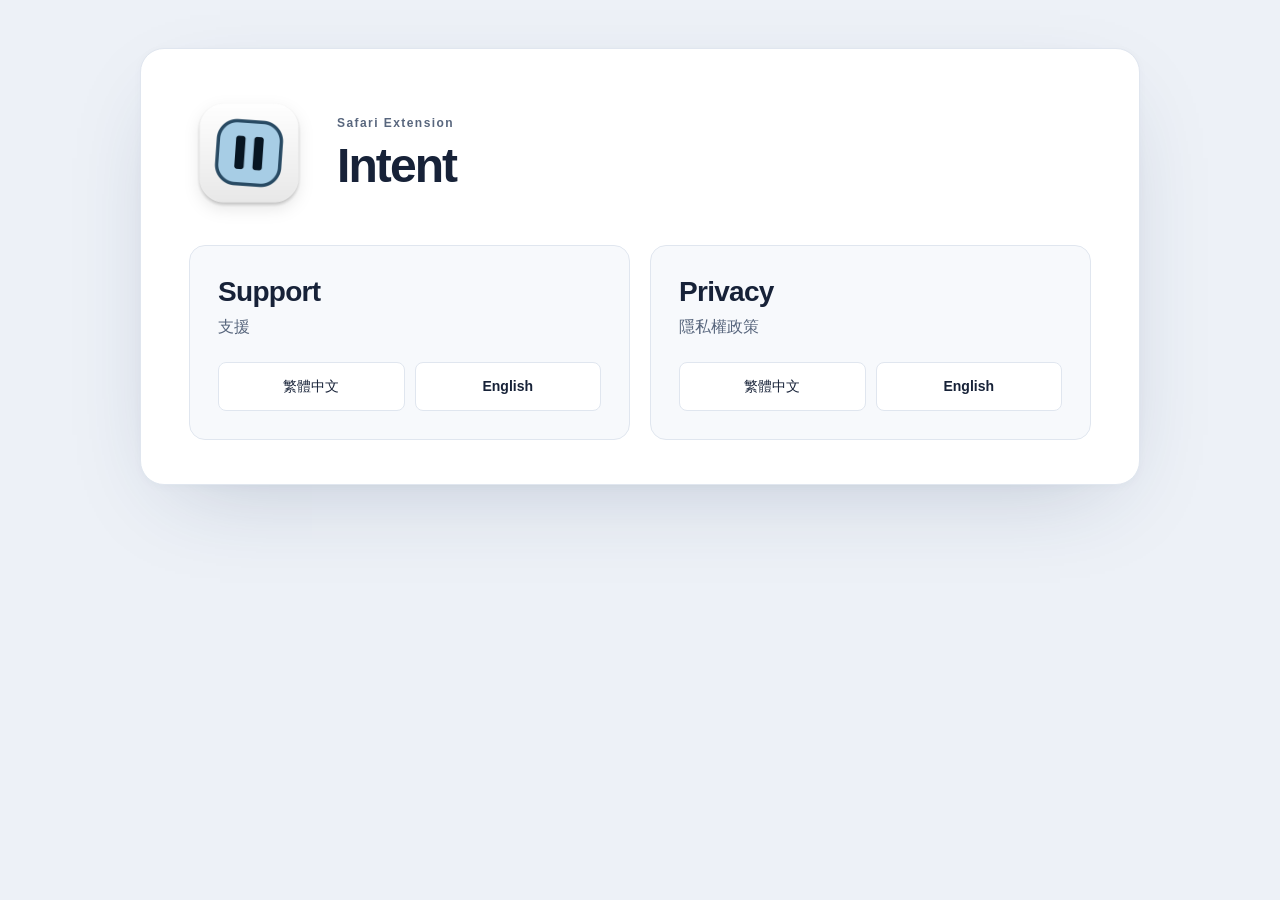
<file: docs/index.html>
<!doctype html>
<html lang="en">
<head>
  <meta charset="utf-8">
  <meta name="viewport" content="width=device-width, initial-scale=1">
  <meta name="color-scheme" content="light dark">
  <meta name="description" content="Intent support and privacy policy in English and Traditional Chinese.">
  <title>Intent — Support &amp; Privacy</title>
  <link rel="stylesheet" href="assets/style.css?v=20261002-layout1">
  <link rel="icon" type="image/png" href="assets/favicon.png?v=20261002-layout1">
  <script defer src="assets/config.js?v=20261002-layout1"></script>
  <script defer src="assets/brand.js?v=20261002-layout1"></script>
</head>
<body>
  <main class="shell">
    <header class="home-header">
      <div class="app-icon has-image" aria-hidden="true"><span id="app-icon-fallback" hidden>I</span><img id="app-icon-image" src="assets/app-icon.png?v=20261002-layout1" alt="" width="120" height="120"></div>
      <div><p class="eyebrow">Safari Extension</p><h1>Intent</h1></div>
    </header>
    <div class="entry-grid">
      <section class="entry-card" aria-labelledby="support-heading">
        <h2 id="support-heading">Support <span lang="zh-Hant">支援</span></h2>
        <nav class="entry-actions" aria-label="Support language / 支援頁面語言">
          <a class="button" href="support/zh-Hant/index.html" lang="zh-Hant" hreflang="zh-Hant">繁體中文</a>
          <a class="button" href="support/en/index.html" lang="en" hreflang="en">English</a>
        </nav>
      </section>
      <section class="entry-card" aria-labelledby="privacy-heading">
        <h2 id="privacy-heading">Privacy <span lang="zh-Hant">隱私權政策</span></h2>
        <nav class="entry-actions" aria-label="Privacy language / 隱私權政策語言">
          <a class="button" href="privacy/zh-Hant/index.html" lang="zh-Hant" hreflang="zh-Hant">繁體中文</a>
          <a class="button" href="privacy/en/index.html" lang="en" hreflang="en">English</a>
        </nav>
      </section>
    </div>
  </main>
</body>
</html>
</file>
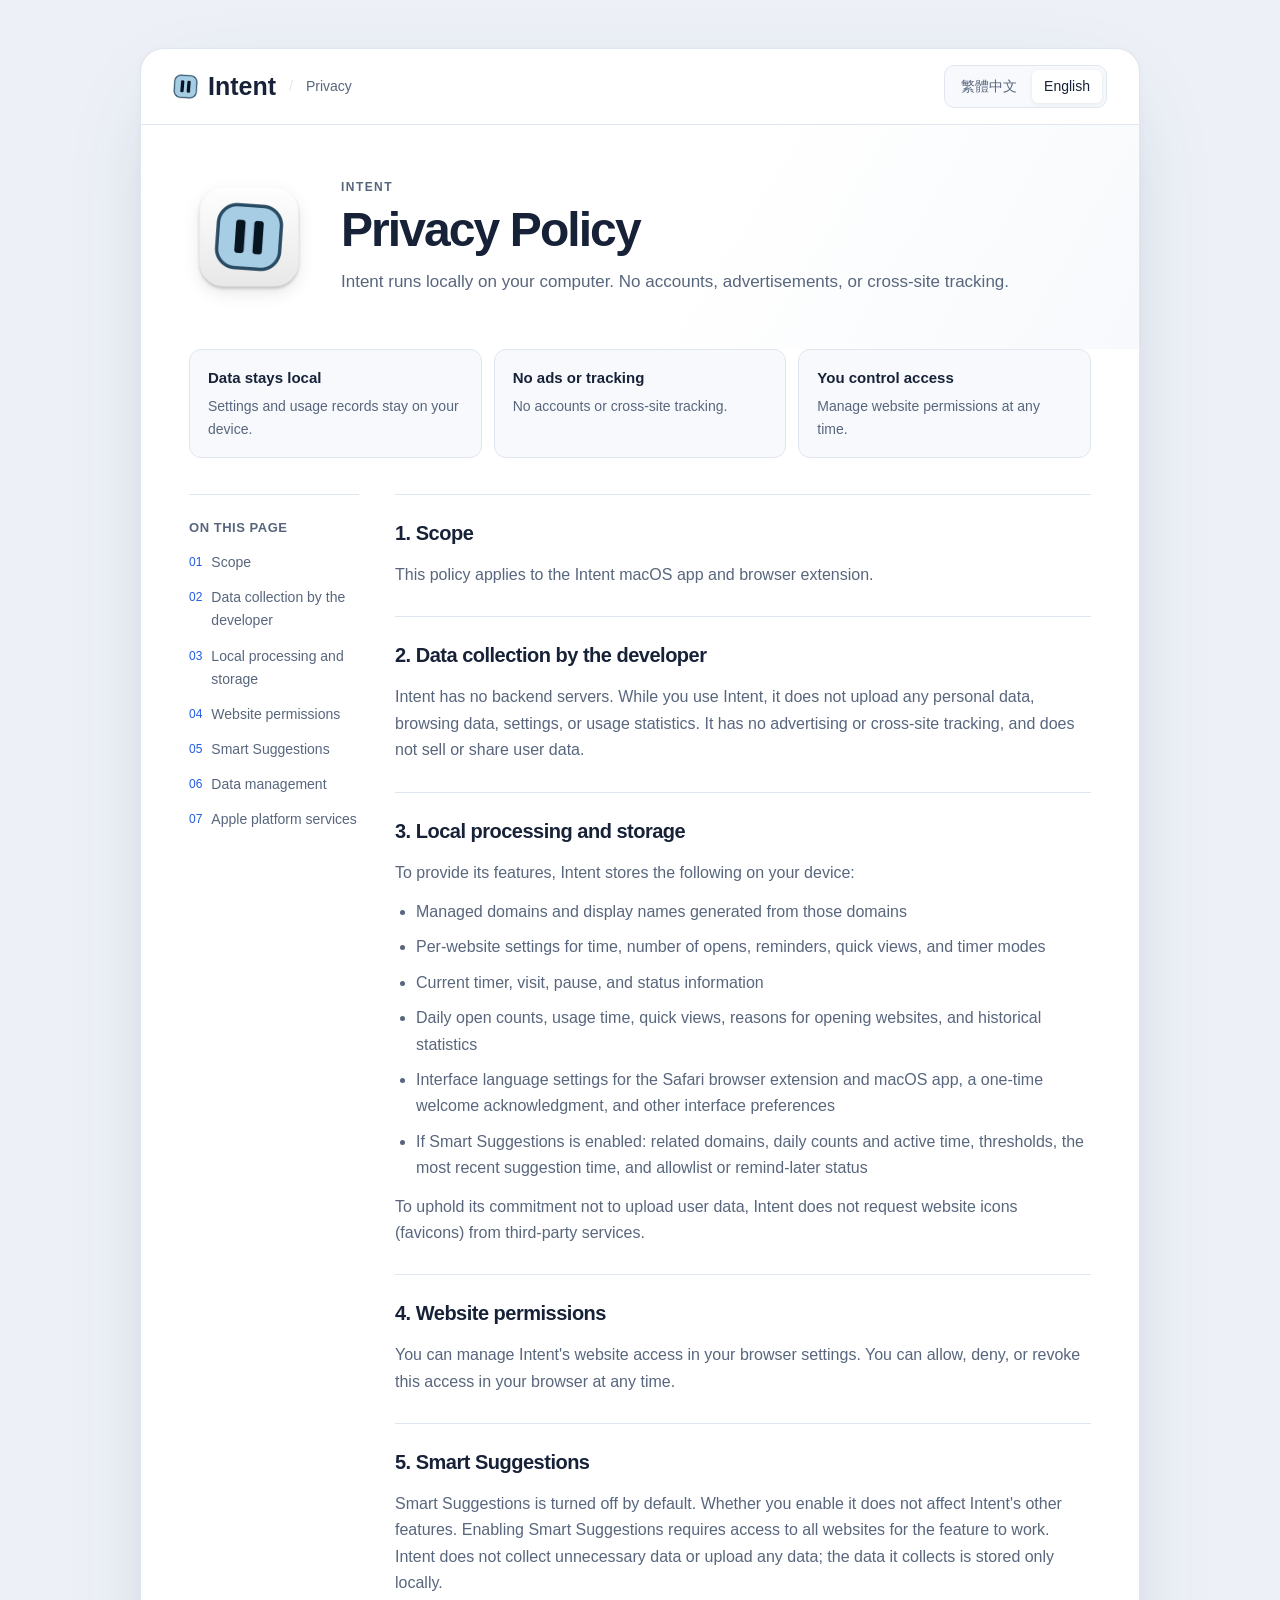
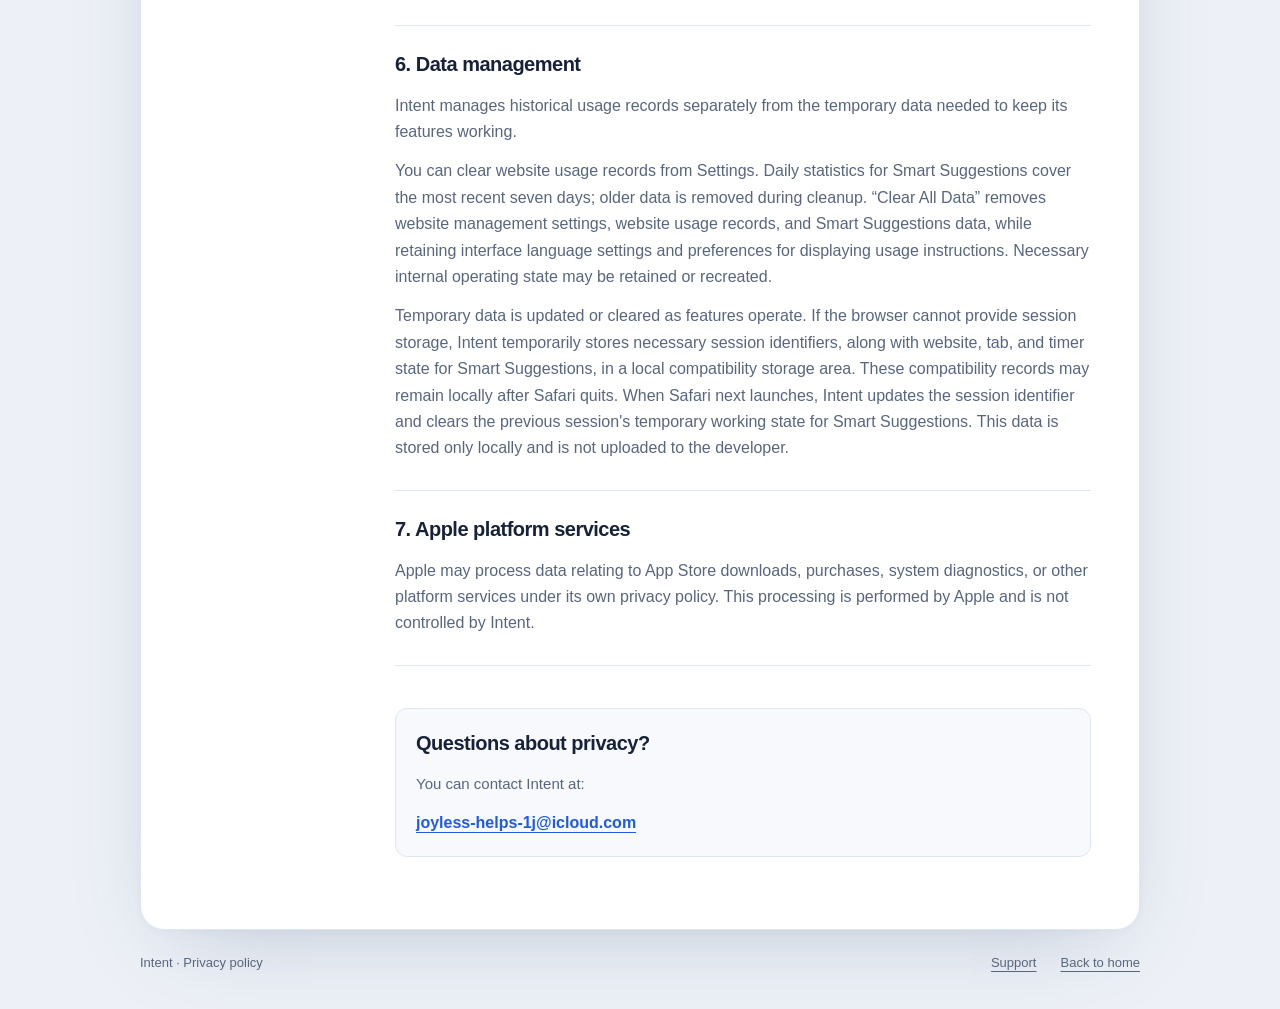
<file: docs/privacy/en/index.html>
<!doctype html>
<html lang="en">
<head>
  <meta charset="utf-8">
  <meta name="viewport" content="width=device-width, initial-scale=1">
  <meta name="description" content="Intent runs locally on your computer. There are no accounts, advertisements, or cross-site tracking.">
  <meta name="color-scheme" content="light dark">
  <meta name="referrer" content="no-referrer">
  <title>Intent — Privacy Policy</title>
  <link rel="alternate" hreflang="zh-Hant" href="../zh-Hant/index.html">
  <link rel="alternate" hreflang="en" href="../en/index.html">
  <link rel="stylesheet" href="../../assets/style.css?v=20261002-layout1">
  <link rel="stylesheet" href="../../assets/privacy.css?v=20261002-layout1">
  <link rel="icon" type="image/png" href="../../assets/favicon.png?v=20261002-layout1">
  <script defer src="../../assets/config.js?v=20261002-layout1"></script>
  <script defer src="../../assets/brand.js?v=20261002-layout1"></script>
</head>
<body id="top">
  <a class="skip" href="#policy-content">Skip to policy</a>
  <div class="shell">
    <header class="toolbar">
      <div class="brand"><span class="brand-identity"><img class="brand-icon" src="../../assets/brand-mark.png?v=20261002-layout1" alt="" width="25" height="25"><span class="brand-name">Intent</span></span><span class="brand-divider" aria-hidden="true">/</span><span class="brand-muted">Privacy</span></div>
      <nav class="languages" aria-label="Language"><a href="../zh-Hant/index.html" lang="zh-Hant" hreflang="zh-Hant" >繁體中文</a><a href="../en/index.html" lang="en" hreflang="en" aria-current="page">English</a></nav>
    </header>
    <main>
      <header class="about" aria-labelledby="policy-title">
        <div class="app-icon has-image" aria-hidden="true"><span id="app-icon-fallback" hidden>I</span><img id="app-icon-image" src="../../assets/app-icon.png?v=20261002-layout1" alt="" width="120" height="120"></div>
        <div>
          <p class="eyebrow">INTENT</p>
          <h1 id="policy-title">Privacy Policy</h1>
          <p class="description" id="privacy-description">Intent runs locally on your computer. No accounts, advertisements, or cross-site tracking.</p>
        </div>
      </header>
      <div class="policy-highlights"><div><strong>Data stays local</strong><p>Settings and usage records stay on your device.</p></div><div><strong>No ads or tracking</strong><p>No accounts or cross-site tracking.</p></div><div><strong>You control access</strong><p>Manage website permissions at any time.</p></div></div>
      <div class="policy-layout">
        <nav class="policy-toc" aria-labelledby="toc-title"><h2 id="toc-title">ON THIS PAGE</h2><ol><li><a href="#scope"><span aria-hidden="true">01</span>Scope</a></li><li><a href="#collection"><span aria-hidden="true">02</span>Data collection by the developer</a></li><li><a href="#local-data"><span aria-hidden="true">03</span>Local processing and storage</a></li><li><a href="#permissions"><span aria-hidden="true">04</span>Website permissions</a></li><li><a href="#suggestions"><span aria-hidden="true">05</span>Smart Suggestions</a></li><li><a href="#management"><span aria-hidden="true">06</span>Data management</a></li><li><a href="#apple"><span aria-hidden="true">07</span>Apple platform services</a></li></ol></nav>
        <article id="policy-content" aria-label="Privacy Policy">
          <section class="policy-section" id="scope" aria-labelledby="scope-title"><h2 id="scope-title">1. Scope</h2><p>This policy applies to the Intent macOS app and browser extension.</p></section>
<section class="policy-section" id="collection" aria-labelledby="collection-title"><h2 id="collection-title">2. Data collection by the developer</h2><p>Intent has no backend servers. While you use Intent, it does not upload any personal data, browsing data, settings, or usage statistics. It has no advertising or cross-site tracking, and does not sell or share user data.</p></section>
<section class="policy-section" id="local-data" aria-labelledby="local-data-title"><h2 id="local-data-title">3. Local processing and storage</h2><p>To provide its features, Intent stores the following on your device:</p>
<ul>
  <li>Managed domains and display names generated from those domains</li>
  <li>Per-website settings for time, number of opens, reminders, quick views, and timer modes</li>
  <li>Current timer, visit, pause, and status information</li>
  <li>Daily open counts, usage time, quick views, reasons for opening websites, and historical statistics</li>
  <li>Interface language settings for the Safari browser extension and macOS app, a one-time welcome acknowledgment, and other interface preferences</li>
  <li>If Smart Suggestions is enabled: related domains, daily counts and active time, thresholds, the most recent suggestion time, and allowlist or remind-later status</li>
</ul>
<p>To uphold its commitment not to upload user data, Intent does not request website icons (favicons) from third-party services.</p></section>
<section class="policy-section" id="permissions" aria-labelledby="permissions-title"><h2 id="permissions-title">4. Website permissions</h2><p>You can manage Intent's website access in your browser settings. You can allow, deny, or revoke this access in your browser at any time.</p></section>
<section class="policy-section" id="suggestions" aria-labelledby="suggestions-title"><h2 id="suggestions-title">5. Smart Suggestions</h2><p>Smart Suggestions is turned off by default. Whether you enable it does not affect Intent's other features. Enabling Smart Suggestions requires access to all websites for the feature to work. Intent does not collect unnecessary data or upload any data; the data it collects is stored only locally.</p></section>
<section class="policy-section" id="management" aria-labelledby="management-title"><h2 id="management-title">6. Data management</h2><p>Intent manages historical usage records separately from the temporary data needed to keep its features working.</p>
<p>You can clear website usage records from Settings. Daily statistics for Smart Suggestions cover the most recent seven days; older data is removed during cleanup. “Clear All Data” removes website management settings, website usage records, and Smart Suggestions data, while retaining interface language settings and preferences for displaying usage instructions. Necessary internal operating state may be retained or recreated.</p>
<p>Temporary data is updated or cleared as features operate. If the browser cannot provide session storage, Intent temporarily stores necessary session identifiers, along with website, tab, and timer state for Smart Suggestions, in a local compatibility storage area. These compatibility records may remain locally after Safari quits. When Safari next launches, Intent updates the session identifier and clears the previous session's temporary working state for Smart Suggestions. This data is stored only locally and is not uploaded to the developer.</p></section>
<section class="policy-section" id="apple" aria-labelledby="apple-title"><h2 id="apple-title">7. Apple platform services</h2><p>Apple may process data relating to App Store downloads, purchases, system diagnostics, or other platform services under its own privacy policy. This processing is performed by Apple and is not controlled by Intent.</p></section>
          <section class="policy-section" aria-labelledby="contact-title"><div class="contact-box"><h2 id="contact-title">Questions about privacy?</h2><p>You can contact Intent at:</p><a href="mailto:joyless-helps-1j%40icloud.com">joyless-helps-1j@icloud.com</a></div></section>
        </article>
      </div>
    </main>
  </div>
  <footer class="footer"><span>Intent · Privacy policy</span><nav class="footer-links" aria-label="Footer links"><a href="../../support/en/index.html">Support</a><a href="../../index.html">Back to home</a></nav></footer>
</body>
</html>
</file>
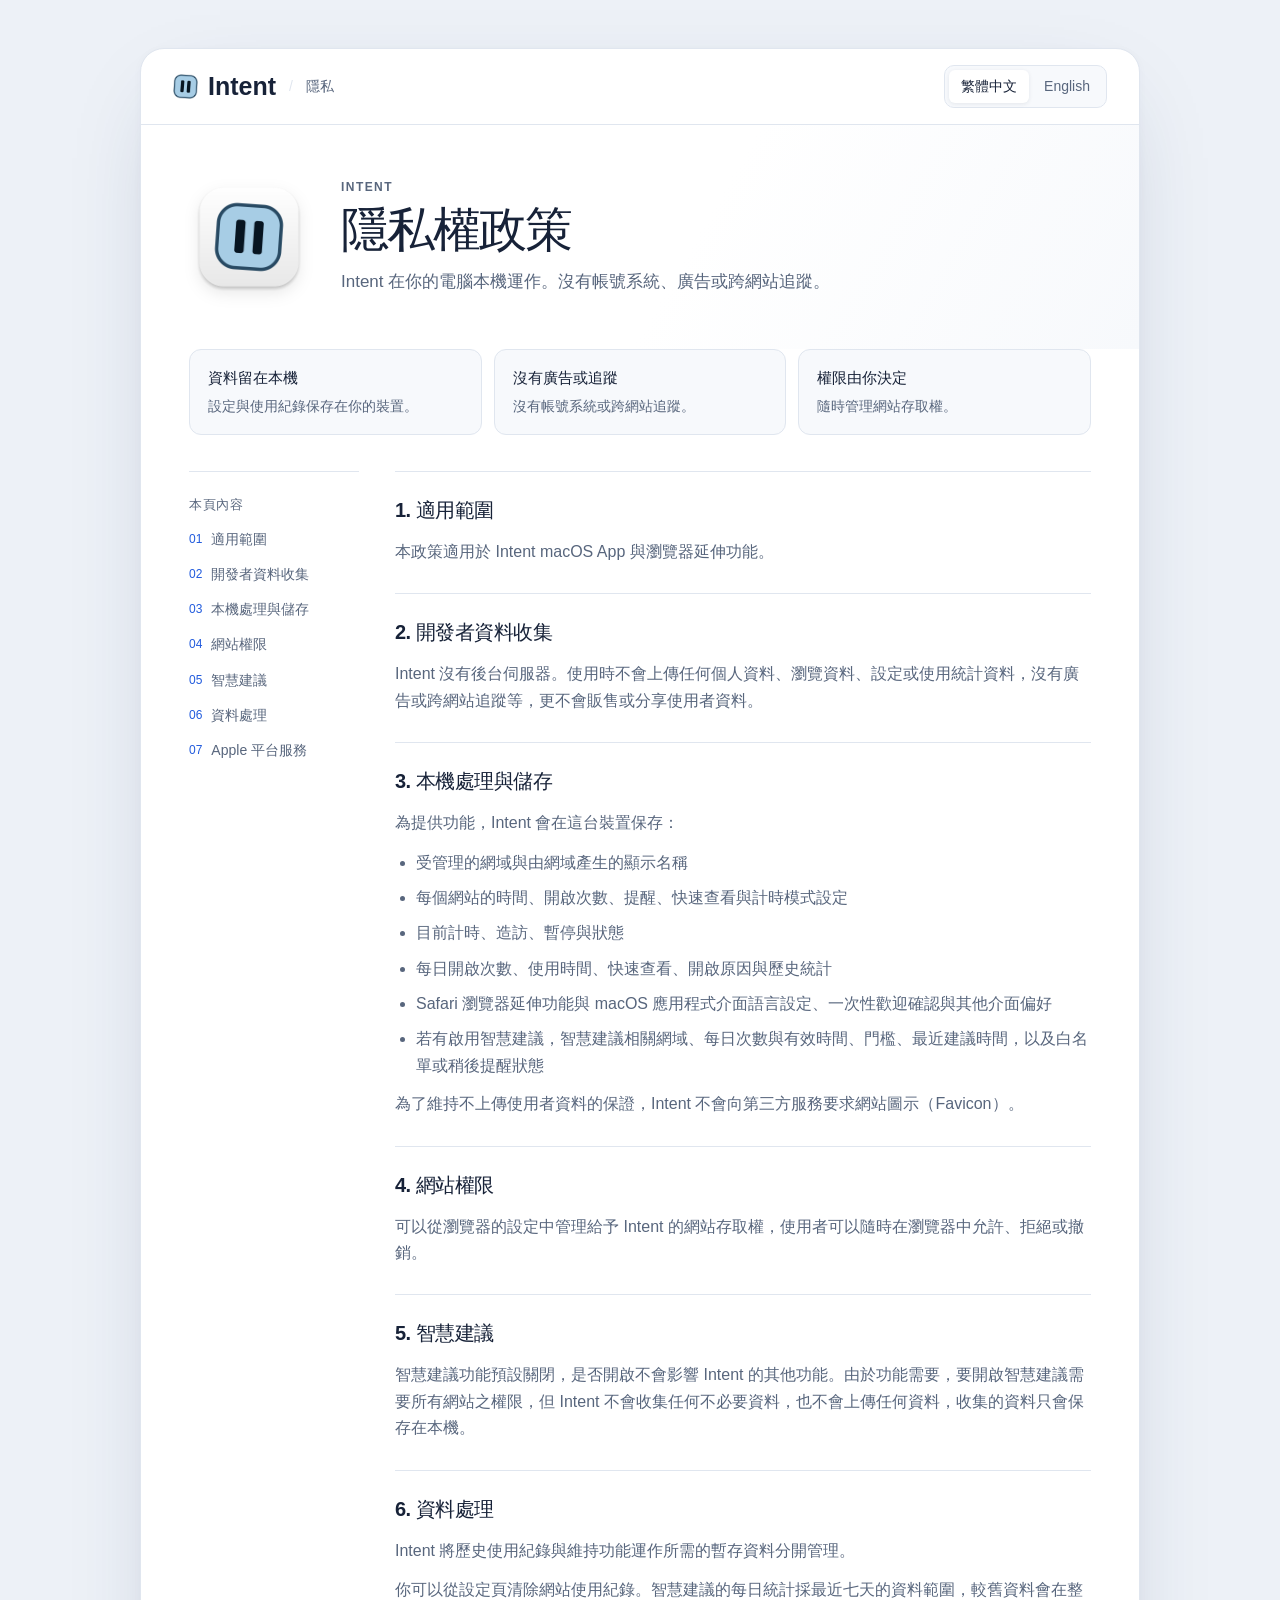
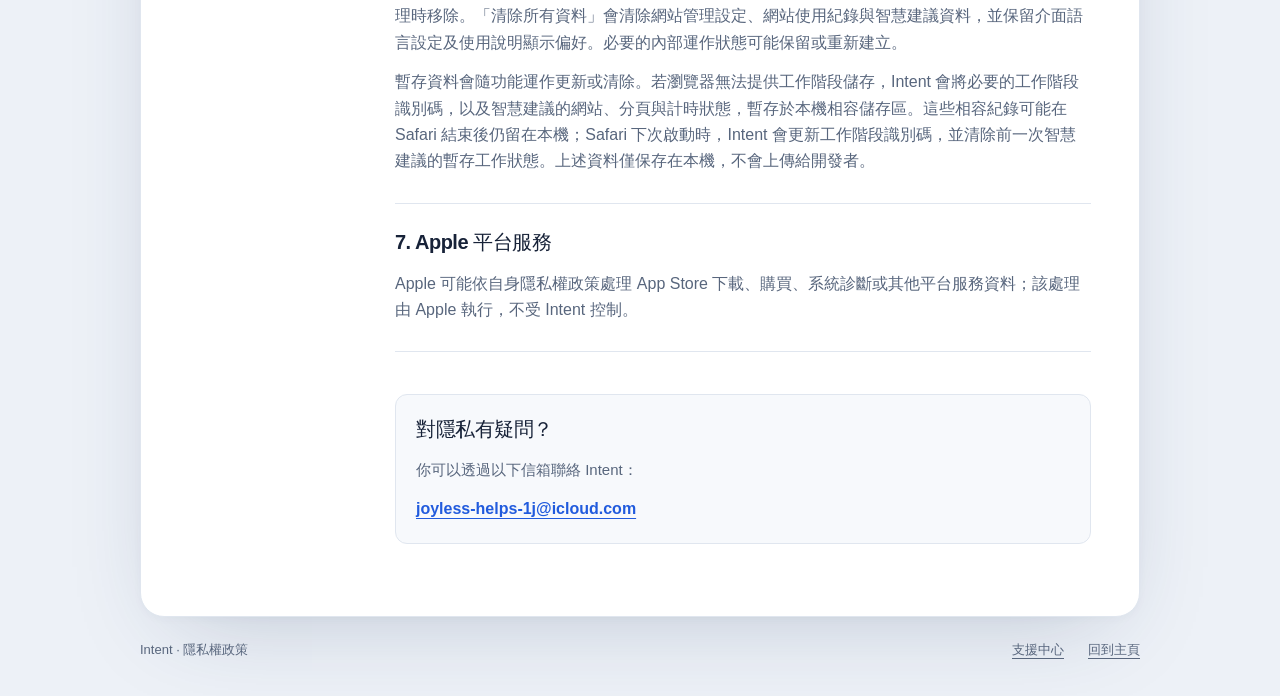
<file: docs/privacy/zh-Hant/index.html>
<!doctype html>
<html lang="zh-Hant">
<head>
  <meta charset="utf-8">
  <meta name="viewport" content="width=device-width, initial-scale=1">
  <meta name="description" content="Intent 在你的電腦本機運作。沒有帳號系統、廣告或跨網站追蹤。">
  <meta name="color-scheme" content="light dark">
  <meta name="referrer" content="no-referrer">
  <title>Intent — 隱私權政策</title>
  <link rel="alternate" hreflang="zh-Hant" href="../zh-Hant/index.html">
  <link rel="alternate" hreflang="en" href="../en/index.html">
  <link rel="stylesheet" href="../../assets/style.css?v=20261002-layout1">
  <link rel="stylesheet" href="../../assets/privacy.css?v=20261002-layout1">
  <link rel="icon" type="image/png" href="../../assets/favicon.png?v=20261002-layout1">
  <script defer src="../../assets/config.js?v=20261002-layout1"></script>
  <script defer src="../../assets/brand.js?v=20261002-layout1"></script>
</head>
<body id="top">
  <a class="skip" href="#policy-content">跳至政策內容</a>
  <div class="shell">
    <header class="toolbar">
      <div class="brand"><span class="brand-identity"><img class="brand-icon" src="../../assets/brand-mark.png?v=20261002-layout1" alt="" width="25" height="25"><span class="brand-name">Intent</span></span><span class="brand-divider" aria-hidden="true">/</span><span class="brand-muted">隱私</span></div>
      <nav class="languages" aria-label="語言"><a href="../zh-Hant/index.html" lang="zh-Hant" hreflang="zh-Hant" aria-current="page">繁體中文</a><a href="../en/index.html" lang="en" hreflang="en" >English</a></nav>
    </header>
    <main>
      <header class="about" aria-labelledby="policy-title">
        <div class="app-icon has-image" aria-hidden="true"><span id="app-icon-fallback" hidden>I</span><img id="app-icon-image" src="../../assets/app-icon.png?v=20261002-layout1" alt="" width="120" height="120"></div>
        <div>
          <p class="eyebrow">INTENT</p>
          <h1 id="policy-title">隱私權政策</h1>
          <p class="description" id="privacy-description">Intent 在你的電腦本機運作。沒有帳號系統、廣告或跨網站追蹤。</p>
        </div>
      </header>
      <div class="policy-highlights"><div><strong>資料留在本機</strong><p>設定與使用紀錄保存在你的裝置。</p></div><div><strong>沒有廣告或追蹤</strong><p>沒有帳號系統或跨網站追蹤。</p></div><div><strong>權限由你決定</strong><p>隨時管理網站存取權。</p></div></div>
      <div class="policy-layout">
        <nav class="policy-toc" aria-labelledby="toc-title"><h2 id="toc-title">本頁內容</h2><ol><li><a href="#scope"><span aria-hidden="true">01</span>適用範圍</a></li><li><a href="#collection"><span aria-hidden="true">02</span>開發者資料收集</a></li><li><a href="#local-data"><span aria-hidden="true">03</span>本機處理與儲存</a></li><li><a href="#permissions"><span aria-hidden="true">04</span>網站權限</a></li><li><a href="#suggestions"><span aria-hidden="true">05</span>智慧建議</a></li><li><a href="#management"><span aria-hidden="true">06</span>資料處理</a></li><li><a href="#apple"><span aria-hidden="true">07</span>Apple 平台服務</a></li></ol></nav>
        <article id="policy-content" aria-label="隱私權政策">
          <section class="policy-section" id="scope" aria-labelledby="scope-title"><h2 id="scope-title">1. 適用範圍</h2><p>本政策適用於 Intent macOS App 與瀏覽器延伸功能。</p></section>
<section class="policy-section" id="collection" aria-labelledby="collection-title"><h2 id="collection-title">2. 開發者資料收集</h2><p>Intent 沒有後台伺服器。使用時不會上傳任何個人資料、瀏覽資料、設定或使用統計資料，沒有廣告或跨網站追蹤等，更不會販售或分享使用者資料。</p></section>
<section class="policy-section" id="local-data" aria-labelledby="local-data-title"><h2 id="local-data-title">3. 本機處理與儲存</h2><p>為提供功能，Intent 會在這台裝置保存：</p>
<ul>
  <li>受管理的網域與由網域產生的顯示名稱</li>
  <li>每個網站的時間、開啟次數、提醒、快速查看與計時模式設定</li>
  <li>目前計時、造訪、暫停與狀態</li>
  <li>每日開啟次數、使用時間、快速查看、開啟原因與歷史統計</li>
  <li>Safari 瀏覽器延伸功能與 macOS 應用程式介面語言設定、一次性歡迎確認與其他介面偏好</li>
  <li>若有啟用智慧建議，智慧建議相關網域、每日次數與有效時間、門檻、最近建議時間，以及白名單或稍後提醒狀態</li>
</ul>
<p>為了維持不上傳使用者資料的保證，Intent 不會向第三方服務要求網站圖示（Favicon）。</p></section>
<section class="policy-section" id="permissions" aria-labelledby="permissions-title"><h2 id="permissions-title">4. 網站權限</h2><p>可以從瀏覽器的設定中管理給予 Intent 的網站存取權，使用者可以隨時在瀏覽器中允許、拒絕或撤銷。</p></section>
<section class="policy-section" id="suggestions" aria-labelledby="suggestions-title"><h2 id="suggestions-title">5. 智慧建議</h2><p>智慧建議功能預設關閉，是否開啟不會影響 Intent 的其他功能。由於功能需要，要開啟智慧建議需要所有網站之權限，但 Intent 不會收集任何不必要資料，也不會上傳任何資料，收集的資料只會保存在本機。</p></section>
<section class="policy-section" id="management" aria-labelledby="management-title"><h2 id="management-title">6. 資料處理</h2><p>Intent 將歷史使用紀錄與維持功能運作所需的暫存資料分開管理。</p>
<p>你可以從設定頁清除網站使用紀錄。智慧建議的每日統計採最近七天的資料範圍，較舊資料會在整理時移除。「清除所有資料」會清除網站管理設定、網站使用紀錄與智慧建議資料，並保留介面語言設定及使用說明顯示偏好。必要的內部運作狀態可能保留或重新建立。</p>
<p>暫存資料會隨功能運作更新或清除。若瀏覽器無法提供工作階段儲存，Intent 會將必要的工作階段識別碼，以及智慧建議的網站、分頁與計時狀態，暫存於本機相容儲存區。這些相容紀錄可能在 Safari 結束後仍留在本機；Safari 下次啟動時，Intent 會更新工作階段識別碼，並清除前一次智慧建議的暫存工作狀態。上述資料僅保存在本機，不會上傳給開發者。</p></section>
<section class="policy-section" id="apple" aria-labelledby="apple-title"><h2 id="apple-title">7. Apple 平台服務</h2><p>Apple 可能依自身隱私權政策處理 App Store 下載、購買、系統診斷或其他平台服務資料；該處理由 Apple 執行，不受 Intent 控制。</p></section>
          <section class="policy-section" aria-labelledby="contact-title"><div class="contact-box"><h2 id="contact-title">對隱私有疑問？</h2><p>你可以透過以下信箱聯絡 Intent：</p><a href="mailto:joyless-helps-1j%40icloud.com">joyless-helps-1j@icloud.com</a></div></section>
        </article>
      </div>
    </main>
  </div>
  <footer class="footer"><span>Intent · 隱私權政策</span><nav class="footer-links" aria-label="頁尾連結"><a href="../../support/zh-Hant/index.html">支援中心</a><a href="../../index.html">回到主頁</a></nav></footer>
</body>
</html>
</file>
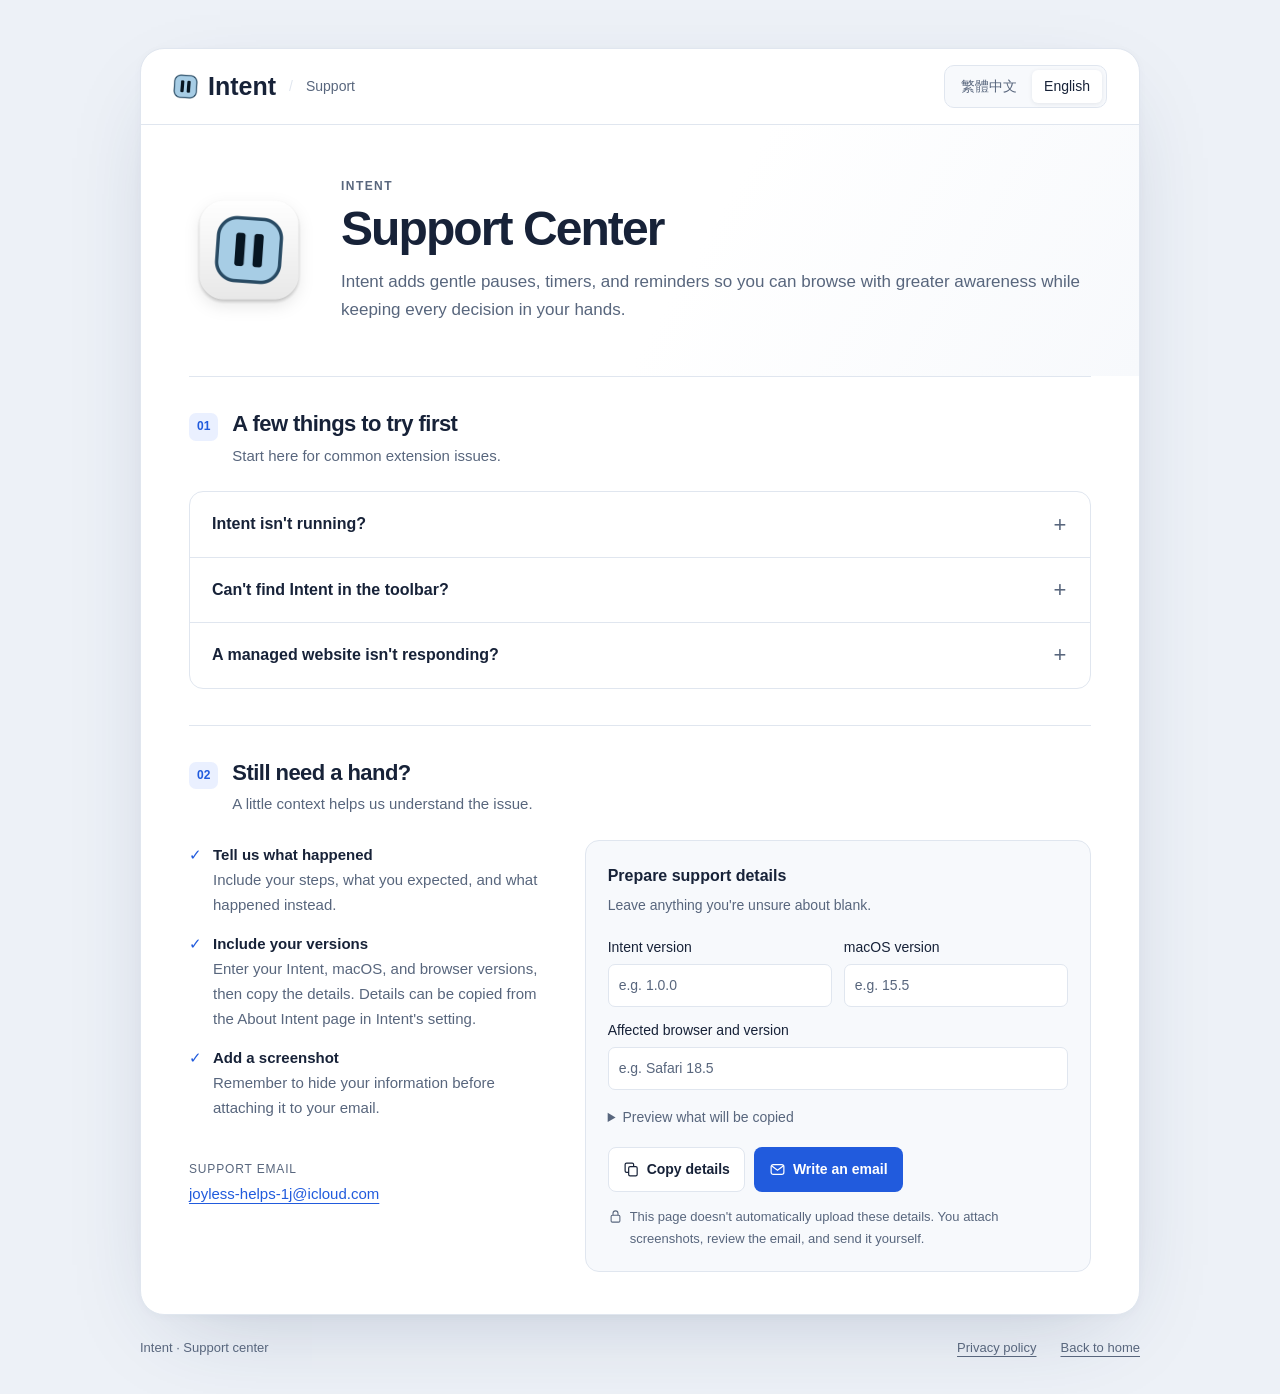
<file: docs/support/en/index.html>
<!doctype html>
<html lang="en">
<head>
  <meta charset="utf-8">
  <meta name="viewport" content="width=device-width, initial-scale=1">
  <meta name="description" content="Intent adds gentle pauses, timers, and reminders so you can browse with greater awareness while keeping every decision in your hands.">
  <meta name="color-scheme" content="light dark">
  <meta name="referrer" content="no-referrer">
  <title>Intent Support</title>
  <link rel="alternate" hreflang="zh-Hant" href="../zh-Hant/index.html">
  <link rel="alternate" hreflang="en" href="../en/index.html">
  <link rel="stylesheet" href="../../assets/style.css?v=20261002-layout1">
  <link rel="icon" type="image/png" href="../../assets/favicon.png?v=20261002-layout1">
  <script defer src="../../assets/config.js?v=20261002-layout1"></script>
  <script defer src="../../assets/brand.js?v=20261002-layout1"></script>
  <script defer src="../../assets/support.js?v=20261002-layout1"></script>
</head>
<body id="top">
  <a class="skip" href="#main">Skip to content</a>
  <div class="shell">
    <header class="toolbar">
      <div class="brand"><span class="brand-identity"><img class="brand-icon" src="../../assets/brand-mark.png?v=20261002-layout1" alt="" width="25" height="25"><span class="brand-name">Intent</span></span><span class="brand-divider" aria-hidden="true">/</span><span class="brand-muted">Support</span></div>
      <nav class="languages" aria-label="Language"><a href="../zh-Hant/index.html" lang="zh-Hant" hreflang="zh-Hant" >繁體中文</a><a href="../en/index.html" lang="en" hreflang="en" aria-current="page">English</a></nav>
    </header>
    <main id="main">
      <section class="about" aria-labelledby="app-name">
        <div class="app-icon has-image" aria-hidden="true"><span id="app-icon-fallback" hidden>I</span><img id="app-icon-image" src="../../assets/app-icon.png?v=20261002-layout1" alt="" width="120" height="120"></div>
        <div>
          <p class="eyebrow">INTENT</p>
          <h1 id="app-name">Support Center</h1>
          <p class="description" id="description" data-brand-description>Intent adds gentle pauses, timers, and reminders so you can browse with greater awareness while keeping every decision in your hands.</p>
        </div>
      </section>
      <div class="content">
        <section class="section" aria-labelledby="faq-title">
          <div class="section-heading"><span class="section-number" aria-hidden="true">01</span><div><h2 id="faq-title">A few things to try first</h2><p>Start here for common extension issues.</p></div></div>
          <div class="faq"><details><summary>Intent isn&#x27;t running?</summary><div class="answer"><p>Open your browser settings, choose <strong>Extensions</strong>, and make sure <strong>Intent is enabled</strong>. Then return to the page and try again.</p></div></details>
<details><summary>Can&#x27;t find Intent in the toolbar?</summary><div class="answer"><p>Go to your browser's setting. Check the toolbar section and <strong>add Intent</strong>. Menu names may vary by browser.</p></div></details>
<details><summary>A managed website isn&#x27;t responding?</summary><div class="answer"><p>Check <strong>Intent's access to that website</strong> in your browser settings. Make sure access is allowed for the website you want to manage, then reload the page.</p></div></details></div>
        </section>
        <section class="section" id="contact" aria-labelledby="contact-title">
          <div class="section-heading"><span class="section-number" aria-hidden="true">02</span><div><h2 id="contact-title">Still need a hand?</h2><p>A little context helps us understand the issue.</p></div></div>
          <div class="contact-grid">
            <div>
              <ul class="checklist"><li><strong>Tell us what happened</strong>Include your steps, what you expected, and what happened instead.</li>
<li><strong>Include your versions</strong>Enter your Intent, macOS, and browser versions, then copy the details. Details can be copied from the About Intent page in Intent's setting.</li>
<li><strong>Add a screenshot</strong>Remember to hide your information before attaching it to your email.</li></ul>
              <p class="contact-label">SUPPORT EMAIL</p>
              <a class="email-address" id="email-address" href="mailto:joyless-helps-1j%40icloud.com">joyless-helps-1j@icloud.com</a>
              <span id="email-pending" class="unconfigured" hidden>Support email hasn't been configured.</span>
            </div>
            <div class="diagnostic-panel">
              <h3>Prepare support details</h3>
              <p class="hint">Leave anything you're unsure about blank.</p>
              <div class="fields">
                <label class="field" for="app-version">Intent version<input id="app-version" placeholder="e.g. 1.0.0" maxlength="60" autocomplete="off" spellcheck="false"></label>
                <label class="field" for="os-version">macOS version<input id="os-version" placeholder="e.g. 15.5" maxlength="60" autocomplete="off" spellcheck="false"></label>
                <label class="field full" for="browser-version">Affected browser and version<input id="browser-version" placeholder="e.g. Safari 18.5" maxlength="60" autocomplete="off" spellcheck="false"></label>
              </div>
              <details class="report-details" id="report-details">
                <summary>Preview what will be copied</summary>
                <label class="report-label" for="report">Support details and issue template</label>
                <textarea id="report" readonly spellcheck="false" aria-describedby="ua-note"></textarea>
                <p class="hint" id="ua-note">Please check the text before sending.</p>
              </details>
              <div class="actions"><button class="button" id="copy-button" type="button" disabled><svg viewBox="0 0 24 24" fill="none" stroke="currentColor" stroke-width="1.7" aria-hidden="true"><rect x="8" y="8" width="12" height="13" rx="2"/><path d="M15 8V5a2 2 0 0 0-2-2H5a2 2 0 0 0-2 2v9a2 2 0 0 0 2 2h3"/></svg>Copy details</button><button class="button primary" id="email-button" type="button" disabled><svg viewBox="0 0 24 24" fill="none" stroke="currentColor" stroke-width="1.7" aria-hidden="true"><rect x="3" y="5" width="18" height="14" rx="3"/><path d="m4 7 8 6 8-6"/></svg>Write an email</button></div>
              <p id="status" class="status" role="status" aria-live="polite" aria-atomic="true"></p>
              <p class="local-note"><svg viewBox="0 0 24 24" fill="none" stroke="currentColor" stroke-width="1.7" aria-hidden="true"><rect x="5" y="10" width="14" height="11" rx="2"/><path d="M8 10V7a4 4 0 0 1 8 0v3"/></svg><span>This page doesn't automatically upload these details. You attach screenshots, review the email, and send it yourself.</span></p>
            </div>
          </div>
          <noscript><p>You can still read the troubleshooting tips. Copying support details requires JavaScript; you can also email joyless-helps-1j@icloud.com directly.</p></noscript>
        </section>
      </div>
    </main>
  </div>
  <footer class="footer"><span>Intent · Support center</span><nav class="footer-links" aria-label="Footer links"><a href="../../privacy/en/index.html">Privacy policy</a><a href="../../index.html">Back to home</a></nav></footer>
</body>
</html>
</file>
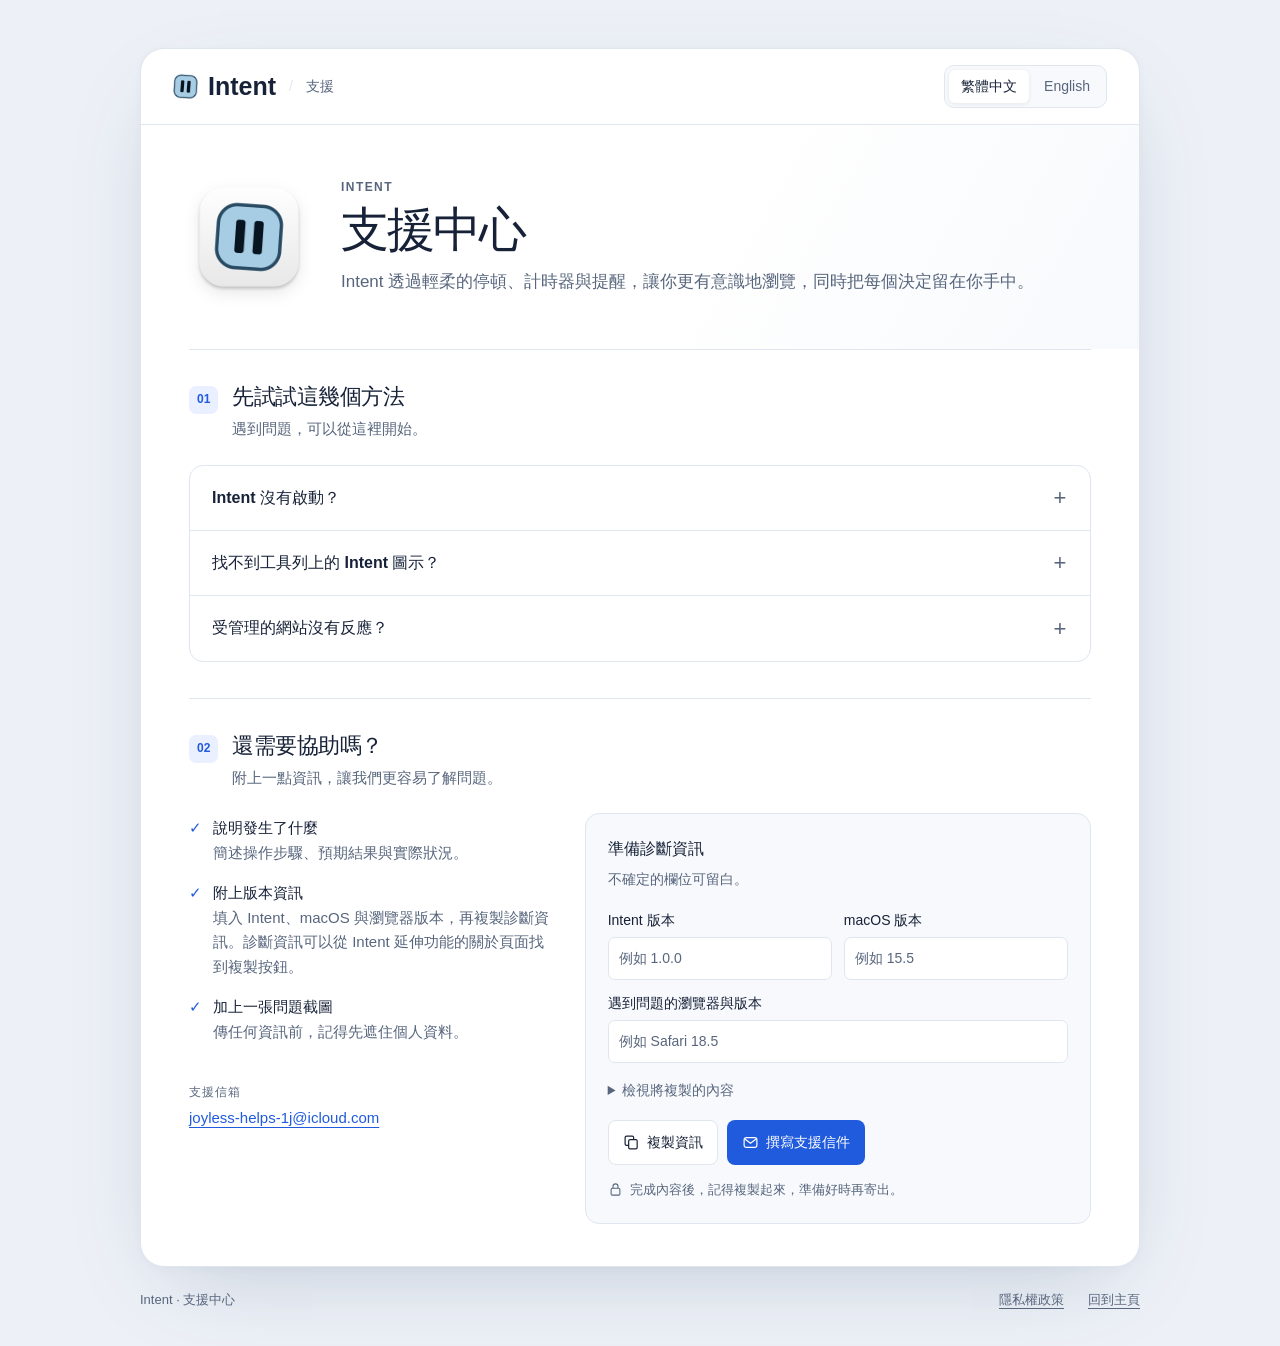
<file: docs/support/zh-Hant/index.html>
<!doctype html>
<html lang="zh-Hant">
<head>
  <meta charset="utf-8">
  <meta name="viewport" content="width=device-width, initial-scale=1">
  <meta name="description" content="Intent 透過輕柔的停頓、計時器與提醒，讓你更有意識地瀏覽，留住你的注意力。">
  <meta name="color-scheme" content="light dark">
  <meta name="referrer" content="no-referrer">
  <title>Intent 支援</title>
  <link rel="alternate" hreflang="zh-Hant" href="../zh-Hant/index.html">
  <link rel="alternate" hreflang="en" href="../en/index.html">
  <link rel="stylesheet" href="../../assets/style.css?v=20261002-layout1">
  <link rel="icon" type="image/png" href="../../assets/favicon.png?v=20261002-layout1">
  <script defer src="../../assets/config.js?v=20261002-layout1"></script>
  <script defer src="../../assets/brand.js?v=20261002-layout1"></script>
  <script defer src="../../assets/support.js?v=20261002-layout1"></script>
</head>
<body id="top">
  <a class="skip" href="#main">跳至主要內容</a>
  <div class="shell">
    <header class="toolbar">
      <div class="brand"><span class="brand-identity"><img class="brand-icon" src="../../assets/brand-mark.png?v=20261002-layout1" alt="" width="25" height="25"><span class="brand-name">Intent</span></span><span class="brand-divider" aria-hidden="true">/</span><span class="brand-muted">支援</span></div>
      <nav class="languages" aria-label="語言"><a href="../zh-Hant/index.html" lang="zh-Hant" hreflang="zh-Hant" aria-current="page">繁體中文</a><a href="../en/index.html" lang="en" hreflang="en" >English</a></nav>
    </header>
    <main id="main">
      <section class="about" aria-labelledby="app-name">
        <div class="app-icon has-image" aria-hidden="true"><span id="app-icon-fallback" hidden>I</span><img id="app-icon-image" src="../../assets/app-icon.png?v=20261002-layout1" alt="" width="120" height="120"></div>
        <div>
          <p class="eyebrow">INTENT</p>
          <h1 id="app-name">支援中心</h1>
          <p class="description" id="description" data-brand-description>透過提醒畫面，讓你在瀏覽過程中有一點阻力，進而有機會停下來思考，更有意識地瀏覽。把你的注意力留在你手中。</p>
        </div>
      </section>
      <div class="content">
        <section class="section" aria-labelledby="faq-title">
          <div class="section-heading"><span class="section-number" aria-hidden="true">01</span><div><h2 id="faq-title">先試試這幾個方法</h2><p>遇到問題，可以從這裡開始。</p></div></div>
          <div class="faq"><details><summary>Intent 沒有啟動？</summary><div class="answer"><p>打開瀏覽器設定，選擇<strong>「延伸功能」</strong>，並確認 <strong>Intent 已啟用</strong>。接著回到原本的網頁，再試一次。</p></div></details>
<details><summary>找不到工具列上的 Intent 圖示？</summary><div class="answer"><p>至瀏覽器的設定，自訂瀏覽器工具列，將 <strong>Intent 加入工具列</strong>。</p></div></details>
<details><summary>受管理的網站沒有反應？</summary><div class="answer"><p>在瀏覽器設定中，檢查 <strong>Intent 對該網站的存取權</strong>。確認已允許存取你想管理的網站，再重新整理頁面。</p></div></details></div>
        </section>
        <section class="section" id="contact" aria-labelledby="contact-title">
          <div class="section-heading"><span class="section-number" aria-hidden="true">02</span><div><h2 id="contact-title">還需要協助嗎？</h2><p>附上一點資訊，讓我們更容易了解問題。</p></div></div>
          <div class="contact-grid">
            <div>
              <ul class="checklist"><li><strong>說明發生了什麼</strong>簡述操作步驟、預期結果與實際狀況。</li>
<li><strong>附上版本資訊</strong>填入 Intent、macOS 與瀏覽器版本，再複製診斷資訊。診斷資訊可以從 Intent 延伸功能的關於頁面找到複製按鈕。</li>
<li><strong>加上一張問題截圖</strong>傳任何資訊前，記得先遮住個人資料。</li></ul>
              <p class="contact-label">支援信箱</p>
              <a class="email-address" id="email-address" href="mailto:joyless-helps-1j%40icloud.com">joyless-helps-1j@icloud.com</a>
              <span id="email-pending" class="unconfigured" hidden>支援信箱尚未設定。</span>
            </div>
            <div class="diagnostic-panel">
              <h3>準備診斷資訊</h3>
              <p class="hint">不確定的欄位可留白。</p>
              <div class="fields">
                <label class="field" for="app-version">Intent 版本<input id="app-version" placeholder="例如 1.0.0" maxlength="60" autocomplete="off" spellcheck="false"></label>
                <label class="field" for="os-version">macOS 版本<input id="os-version" placeholder="例如 15.5" maxlength="60" autocomplete="off" spellcheck="false"></label>
                <label class="field full" for="browser-version">遇到問題的瀏覽器與版本<input id="browser-version" placeholder="例如 Safari 18.5" maxlength="60" autocomplete="off" spellcheck="false"></label>
              </div>
              <details class="report-details" id="report-details">
                <summary>檢視將複製的內容</summary>
                <label class="report-label" for="report">診斷資訊與問題範本</label>
                <textarea id="report" readonly spellcheck="false" aria-describedby="ua-note"></textarea>
                <p class="hint" id="ua-note">上方資訊不一定正確，送出前記得檢查一下。</p>
              </details>
              <div class="actions"><button class="button" id="copy-button" type="button" disabled><svg viewBox="0 0 24 24" fill="none" stroke="currentColor" stroke-width="1.7" aria-hidden="true"><rect x="8" y="8" width="12" height="13" rx="2"/><path d="M15 8V5a2 2 0 0 0-2-2H5a2 2 0 0 0-2 2v9a2 2 0 0 0 2 2h3"/></svg>複製資訊</button><button class="button primary" id="email-button" type="button" disabled><svg viewBox="0 0 24 24" fill="none" stroke="currentColor" stroke-width="1.7" aria-hidden="true"><rect x="3" y="5" width="18" height="14" rx="3"/><path d="m4 7 8 6 8-6"/></svg>撰寫支援信件</button></div>
              <p id="status" class="status" role="status" aria-live="polite" aria-atomic="true"></p>
              <p class="local-note"><svg viewBox="0 0 24 24" fill="none" stroke="currentColor" stroke-width="1.7" aria-hidden="true"><rect x="5" y="10" width="14" height="11" rx="2"/><path d="M8 10V7a4 4 0 0 1 8 0v3"/></svg><span>完成內容後，記得複製起來，準備好時再寄出。</span></p>
            </div>
          </div>
          <noscript><p>疑難排解仍可直接閱讀。複製診斷資訊需要 JavaScript；你也可以直接寄信到 joyless-helps-1j@icloud.com。</p></noscript>
        </section>
      </div>
    </main>
  </div>
  <footer class="footer"><span>Intent · 支援中心</span><nav class="footer-links" aria-label="頁尾連結"><a href="../../privacy/zh-Hant/index.html">隱私權政策</a><a href="../../index.html">回到主頁</a></nav></footer>
</body>
</html>
</file>
<file: docs/assets/style.css>
:root {
  color-scheme: light dark;
  --canvas: #edf1f7;
  --surface: #fff;
  --subtle: #f7f9fc;
  --text: #172238;
  --muted: #58667d;
  --line: #e0e6ef;
  --blue: #215bdd;
  --blue-hover: #184ab8;
  --tint: #eaf0ff;
  --shadow: 0 30px 90px -35px #20386140, 0 2px 8px #20386108;
  font-family: -apple-system, BlinkMacSystemFont, "Segoe UI", "Noto Sans TC", sans-serif;
  font-synthesis: none;
  -webkit-font-smoothing: antialiased;
}
* { box-sizing: border-box; }
body { margin: 0; color: var(--text); background: var(--canvas); font-size: 1rem; line-height: 1.65; }
a { color: var(--blue); text-underline-offset: 4px; }
button, input, textarea { font: inherit; }
button, a, summary { -webkit-tap-highlight-color: transparent; }
button { cursor: pointer; }
:focus-visible { outline: 3px solid var(--blue); outline-offset: 5px; }
[hidden] { display: none !important; }
.skip { position: fixed; top: -100px; left: 20px; z-index: 10; padding: 12px; background: var(--surface); }
.skip:focus { top: 16px; }
.shell { width: min(100% - 48px, 1000px); margin: 48px auto 22px; background: var(--surface); border: 1px solid var(--line); border-radius: 24px; box-shadow: var(--shadow); overflow: clip; }
.toolbar { min-height: 76px; padding: 16px 32px; display: flex; align-items: center; justify-content: space-between; gap: 20px; border-bottom: 1px solid var(--line); }
.brand { display: flex; align-items: center; gap: 10px; font-size: .875rem; font-weight: 600; }
.brand-identity { display: inline-flex; align-items: center; gap: 10px; color: var(--text); }
.brand-name { font-size: 25px; line-height: 1; font-weight: 600; }
.brand-icon { display: block; width: 25px; height: 25px; object-fit: contain; }
.brand-mark { display: grid; place-items: center; background: var(--text); color: var(--surface); width: 25px; height: 25px; border-radius: 7px; font-family: Georgia, serif; font-style: italic; font-size: 18px; }
.brand-divider { color: var(--line); margin: 0 3px; font-weight: 400; }
.brand-muted { color: var(--muted); font-weight: 400; }
.languages { display: flex; gap: 3px; padding: 4px; border-radius: 10px; background: var(--subtle); border: 1px solid var(--line); font-size: .875rem; }
.languages a { padding: 5px 12px; border-radius: 6px; text-decoration: none; color: var(--muted); white-space: nowrap; }
.languages a[aria-current="page"] { background: var(--surface); color: var(--text); box-shadow: 0 1px 4px #17223816; }
.about { padding: 52px 48px; display: grid; grid-template-columns: 120px 1fr; gap: 32px; align-items: center; background: linear-gradient(120deg, var(--surface) 55%, var(--subtle)); }
.about > div { min-width: 0; }
.app-icon { width: 120px; height: 120px; border-radius: 28px; display: grid; place-items: center; background: #265ee8; box-shadow: inset 0 1px 1px #ffffff55, 0 12px 24px -10px #215bdd80; position: relative; overflow: hidden; }
.app-icon span { color: white; font: italic 86px/1 Georgia, serif; transform: translateX(-3px); }
.app-icon img { width: 100%; height: 100%; object-fit: contain; position: absolute; inset: 0; background: var(--surface); }
.app-icon.has-image { background: transparent; border-radius: 0; box-shadow: none; overflow: visible; }
.app-icon.has-image img { background: transparent; filter: drop-shadow(0 6px 8px #00000018); }
.home-header { padding: 44px 48px 32px; display: grid; grid-template-columns: 120px 1fr; gap: 28px; align-items: center; }
.home-header h1 { margin-bottom: 0; }
.entry-grid { display: grid; grid-template-columns: 1fr 1fr; gap: 20px; padding: 0 48px 44px; }
.entry-card { border: 1px solid var(--line); background: var(--subtle); border-radius: 16px; padding: 28px; min-width: 0; }
.entry-card h2 { font-size: 1.75rem; line-height: 1.3; margin-bottom: 24px; }
.entry-card h2 span { display: block; color: var(--muted); font-size: 1rem; font-weight: 400; letter-spacing: 0; margin-top: 7px; }
.entry-actions { display: flex; flex-wrap: wrap; gap: 10px; }
.entry-actions .button { flex: 1 1 120px; padding: 12px; }
.eyebrow { margin: 0 0 6px; color: var(--muted); font-size: .75rem; letter-spacing: .12em; font-weight: 650; }
h1 { font-size: 3rem; letter-spacing: -.04em; line-height: 1.1; margin: 0 0 12px; }
.description { margin: 0; color: var(--muted); font-size: 1.0625rem; }
.content { padding: 0 48px 42px; }
.section { padding-top: 32px; border-top: 1px solid var(--line); }
.section-heading { display: flex; gap: 14px; align-items: flex-start; margin-bottom: 23px; }
.section-number { font-size: .75rem; color: var(--blue); background: var(--tint); border-radius: 7px; padding: 4px 8px; margin-top: 4px; font-variant-numeric: tabular-nums; font-weight: 650; }
h2 { font-size: 1.375rem; letter-spacing: -.025em; line-height: 1.4; margin: 0; }
.section-heading p { margin: 4px 0 0; color: var(--muted); font-size: .9375rem; }
.faq { border: 1px solid var(--line); border-radius: 14px; margin-bottom: 36px; overflow: clip; }
.faq details + details { border-top: 1px solid var(--line); }
.faq summary { list-style: none; display: flex; justify-content: space-between; align-items: center; gap: 16px; padding: 19px 22px; cursor: pointer; font-weight: 550; }
.faq summary::-webkit-details-marker { display: none; }
.faq summary:hover { background: var(--subtle); }
.faq summary::after { content: "+"; color: var(--muted); font-size: 1.375rem; line-height: 1; font-weight: 400; flex: 0 0 16px; text-align: center; }
.faq details[open] summary::after { content: "−"; }
.answer { color: var(--muted); padding: 0 50px 20px 22px; }
.answer p { margin: 0; }
.answer strong { color: var(--text); font-weight: 550; }
.contact-grid { display: grid; grid-template-columns: 1fr 1.4fr; gap: 34px; }
.checklist { padding: 0; list-style: none; margin: 3px 0 24px; }
.checklist li { padding: 0 0 15px 24px; position: relative; color: var(--muted); font-size: .9375rem; }
.checklist li::before { content: "✓"; color: var(--blue); position: absolute; left: 0; font-weight: 600; }
.checklist strong { display: block; color: var(--text); font-weight: 550; }
.contact-label { color: var(--muted); font-size: .75rem; margin: 0 0 2px; letter-spacing: .07em; }
.email-address { font-size: .9375rem; overflow-wrap: anywhere; }
.unconfigured { color: var(--muted); font-size: .875rem; }
.diagnostic-panel { padding: 22px; background: var(--subtle); border: 1px solid var(--line); border-radius: 14px; }
.diagnostic-panel h3 { font-size: 1rem; margin: 0 0 5px; }
.hint { font-size: .875rem; color: var(--muted); margin: 0 0 18px; }
.fields { display: grid; grid-template-columns: 1fr 1fr; gap: 12px; }
.field { display: flex; flex-direction: column; gap: 5px; font-size: .875rem; min-width: 0; }
.field.full { grid-column: 1 / -1; }
input, textarea { background: var(--surface); border: 1px solid var(--line); color: var(--text); border-radius: 7px; width: 100%; min-width: 0; padding: 9px 10px; }
input::placeholder { color: var(--muted); opacity: 1; }
.report-details { margin-top: 16px; }
.report-details summary { font-size: .875rem; color: var(--muted); cursor: pointer; }
.report-label { display: block; margin: 12px 0 5px; font-size: .875rem; }
textarea { min-height: 230px; resize: vertical; font-family: ui-monospace, SFMono-Regular, Consolas, monospace; font-size: .8125rem; line-height: 1.6; }
.actions { display: flex; flex-wrap: wrap; gap: 9px; margin-top: 18px; }
.button { display: inline-flex; align-items: center; justify-content: center; gap: 7px; border: 1px solid var(--line); border-radius: 8px; padding: 10px 14px; font-size: .875rem; font-weight: 550; text-decoration: none; background: var(--surface); color: var(--text); min-height: 44px; }
.button:hover { border-color: var(--muted); }
.button.primary { background: var(--blue); color: white; border-color: transparent; }
.button.primary:hover { background: var(--blue-hover); }
.button:disabled { opacity: .55; cursor: not-allowed; }
.status { font-size: .875rem; color: var(--muted); margin: 12px 0 0; }
.local-note { display: flex; gap: 7px; font-size: .8125rem; color: var(--muted); margin: 14px 0 0; align-items: flex-start; }
svg { width: 17px; height: 17px; flex-shrink: 0; }
.local-note svg { margin-top: 3px; width: 15px; height: 15px; }
.footer { width: min(100% - 48px, 1000px); margin: 0 auto 36px; display: flex; justify-content: space-between; gap: 15px; font-size: .8125rem; color: var(--muted); }
.footer a { color: var(--muted); }
.footer-links { display: flex; flex-wrap: wrap; gap: 10px 24px; }
noscript p { padding: 18px; border: 1px solid var(--line); border-radius: 8px; color: var(--muted); }
@media (prefers-color-scheme: dark) {
  :root { --canvas: #10141c; --surface: #1a202c; --subtle: #202838; --text: #f0f4fd; --muted: #acb8ce; --line: #364052; --blue: #95b5ff; --blue-hover: #b5ccff; --tint: #293c60; --shadow: 0 30px 90px -35px #0008; }
  .button.primary { color: #132447; }
}
@media (max-width: 700px) {
  .home-header { padding: 30px 24px 24px; grid-template-columns: 80px 1fr; gap: 18px; }
  .entry-grid { grid-template-columns: 1fr; gap: 16px; padding: 0 24px 28px; }
  .entry-card { padding: 24px; }
  .shell { width: calc(100% - 24px); margin-top: 12px; border-radius: 19px; }
  .toolbar { padding: 14px 20px; gap: 10px; flex-wrap: wrap; }
  .brand-divider, .brand-muted { display: none; }
  .about { padding: 34px 24px; grid-template-columns: 80px 1fr; gap: 20px; }
  .app-icon { width: 80px; height: 80px; border-radius: 19px; }
  .app-icon span { font-size: 59px; }
  h1 { font-size: 2.375rem; }
  .description { font-size: 1rem; }
  .content { padding: 0 24px 28px; }
  .contact-grid { grid-template-columns: 1fr; gap: 24px; }
  .faq summary { padding: 18px; }
  .answer { padding: 0 38px 18px 18px; }
  .footer { width: calc(100% - 40px); flex-wrap: wrap; }
}
@media (max-width: 370px) {
  .about { grid-template-columns: 1fr; }
  .fields { grid-template-columns: 1fr; }
  .content { padding-left: 18px; padding-right: 18px; }
  .diagnostic-panel { padding: 16px; }
}
@media (prefers-reduced-motion: no-preference) {
  .button, .languages a { transition: background-color .15s ease, border-color .15s ease; }
}
</file>
<file: docs/assets/privacy.css>
.policy-highlights { display: grid; grid-template-columns: repeat(3, 1fr); gap: 12px; padding: 0 48px 36px; }
.policy-highlights > div { border: 1px solid var(--line); border-radius: 12px; padding: 16px 18px; background: var(--subtle); }
.policy-highlights strong { display: block; font-size: .9375rem; margin-bottom: 4px; }
.policy-highlights p { color: var(--muted); font-size: .875rem; margin: 0; }
.policy-layout { display: grid; grid-template-columns: 170px minmax(0, 1fr); gap: 36px; padding: 0 48px 44px; align-items: start; }
.policy-toc { position: sticky; top: 24px; border-top: 1px solid var(--line); padding-top: 24px; }
.policy-toc h2 { font-size: .8125rem; color: var(--muted); letter-spacing: .04em; margin-bottom: 14px; }
.policy-toc ol { list-style: none; padding: 0; margin: 0; }
.policy-toc li + li { margin-top: 12px; }
.policy-toc a { color: var(--muted); text-decoration: none; display: flex; gap: 9px; font-size: .875rem; }
.policy-toc a span { font-size: .75rem; color: var(--blue); font-variant-numeric: tabular-nums; padding-top: 2px; }
.policy-toc a:hover { color: var(--blue); text-decoration: underline; }
.policy-section { border-top: 1px solid var(--line); padding: 24px 0 28px; scroll-margin-top: 24px; }
.policy-section h2 { font-size: 1.25rem; margin-bottom: 15px; }
.policy-section h3 { font-size: 1rem; margin: 22px 0 7px; }
.policy-section p { margin: 0 0 13px; color: var(--muted); }
.policy-section p:last-child { margin-bottom: 0; }
.policy-section ul { color: var(--muted); padding-left: 21px; margin: 12px 0; }
.policy-section li + li { margin-top: 9px; }
.policy-section strong { color: var(--text); font-weight: 600; }
.policy-section a { overflow-wrap: anywhere; }
.policy-section .contact-box { border: 1px solid var(--line); border-radius: 12px; padding: 20px; background: var(--subtle); margin-top: 18px; }
.policy-section .contact-box p { font-size: .9375rem; }
.policy-section .contact-box a { font-weight: 550; }
@media (max-width: 760px) {
  .policy-highlights { padding: 0 24px 28px; grid-template-columns: 1fr; }
  .policy-highlights > div { padding: 13px 16px; }
  .policy-highlights strong { margin-bottom: 2px; }
  .policy-layout { padding: 0 24px 28px; grid-template-columns: 1fr; gap: 26px; }
  .policy-toc { position: static; }
  .policy-toc ol { display: grid; grid-template-columns: 1fr 1fr; gap: 12px 16px; }
  .policy-toc li + li { margin-top: 0; }
}
@media (max-width: 370px) {
  .policy-toc ol { grid-template-columns: 1fr; }
}
@media print {
  :root { color-scheme: light; --surface: #fff; --text: #111; --muted: #333; --line: #ddd; --subtle: #fff; --blue: #174dba; }
  body { background: white; font-size: 11pt; }
  .shell { width: 100%; margin: 0; border: 0; box-shadow: none; overflow: visible; }
  .toolbar, .policy-toc, .footer, .app-icon, .policy-highlights { display: none; }
  .about { display: block; padding: 0 0 20px; background: none; }
  .policy-layout { display: block; padding: 0; }
  .policy-section { padding: 18px 0; }
  .policy-section h2, .policy-section h3 { break-after: avoid; }
}
</file>
